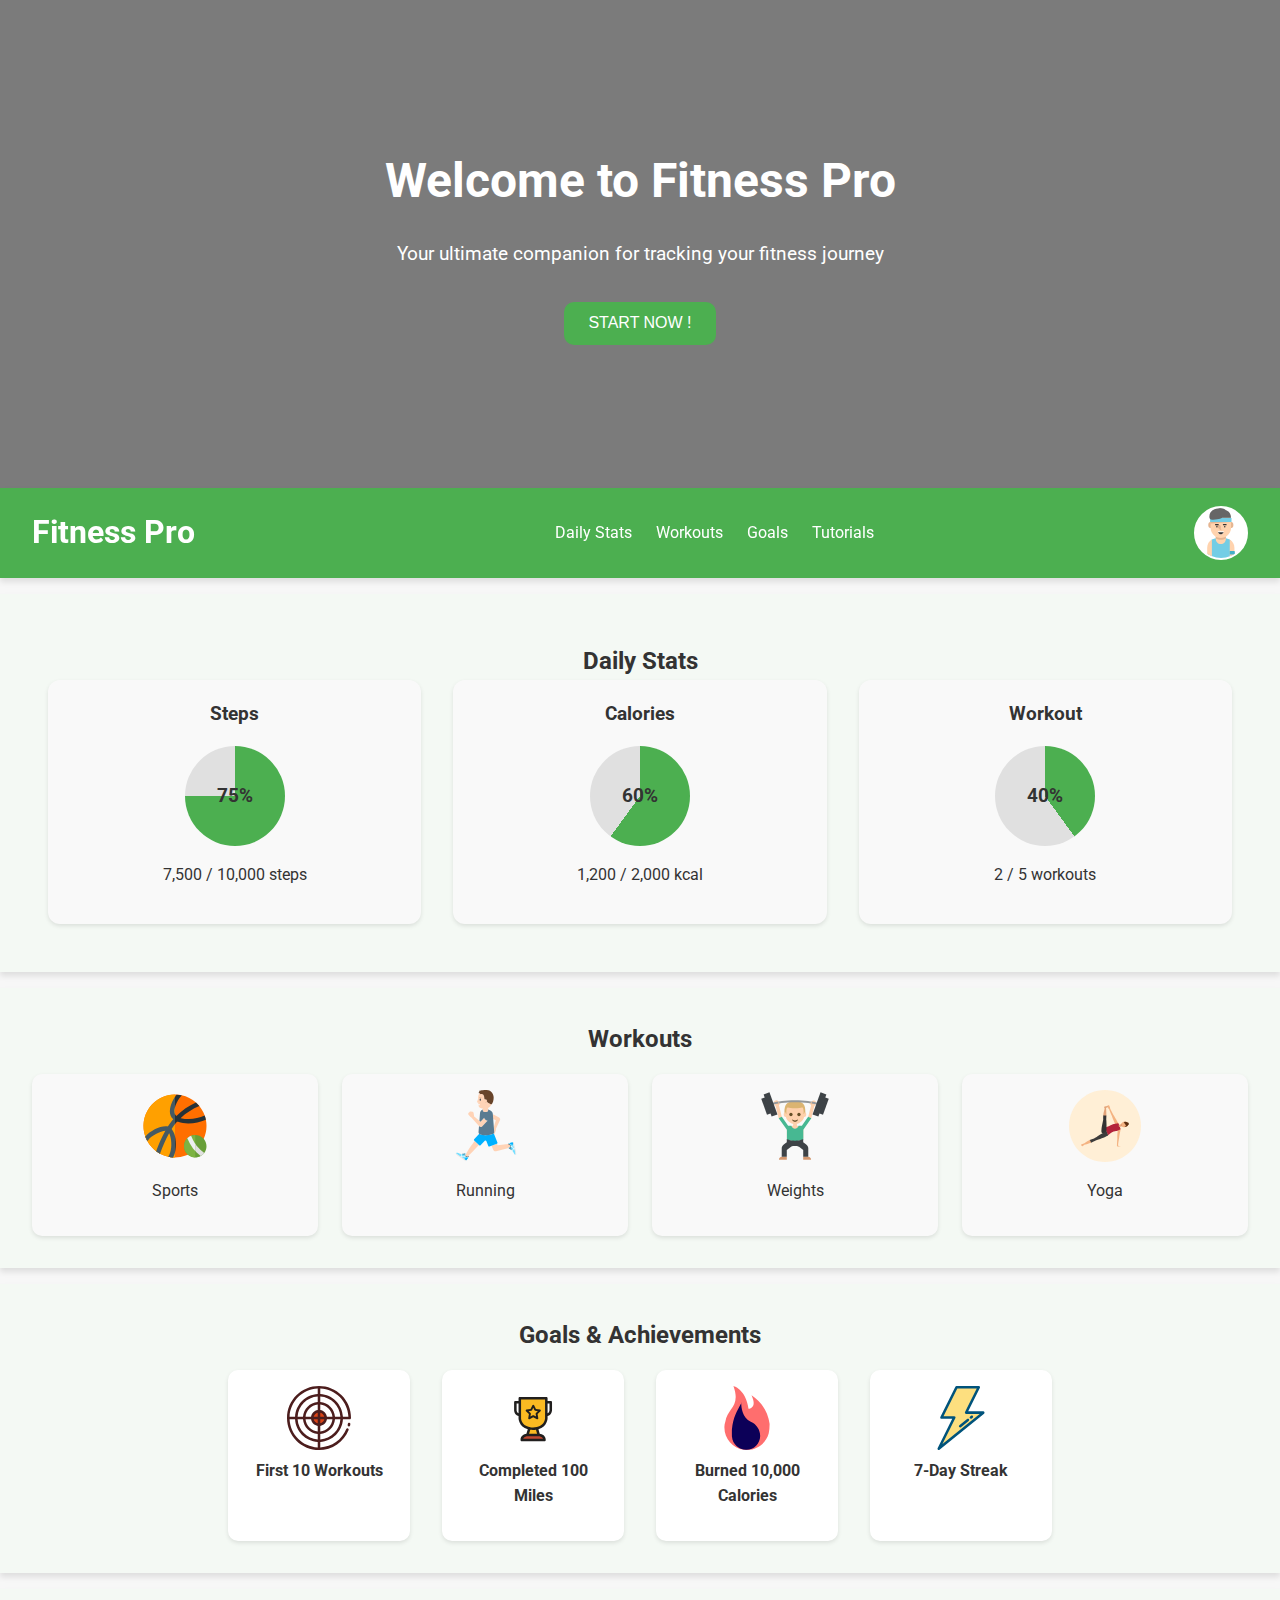
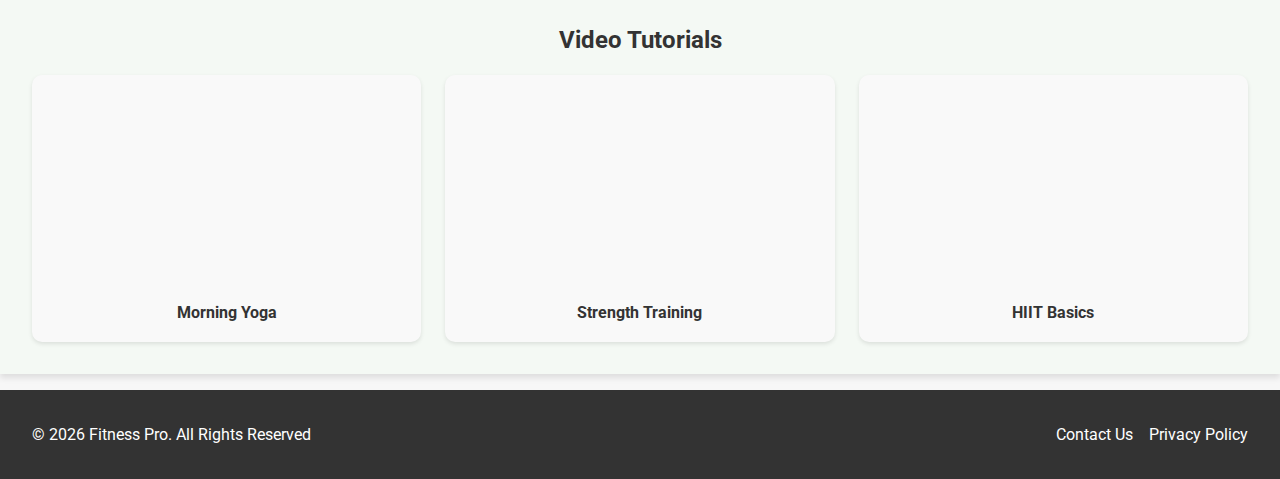
<file: fitnes-pro-website/index.html>
<!doctype html>
<html lang="en">
  <head>
    <meta charset="UTF-8" />
    <meta name="viewport" content="width=device-width, initial-scale=1.0" />
    <title>Fitness Dashboard</title>
    <link rel="stylesheet" href="styles.css" />
    <link
      href="https://fonts.googleapis.com/css2?family=Roboto:wght@400;500;700&display=swap"
      rel="stylesheet"
    />
  </head>
  <body>
    <section class="banner">
      <div class="banner-overlay"></div>
      <div class="banner-content">
        <h1>Welcome to Fitness Pro</h1>
        <p>Your ultimate companion for tracking your fitness journey</p>
        <button class="cta-button">START NOW !</button>
      </div>
    </section>
    <header class="app-header">
      <div class="app-header-content">
        <h1>Fitness Pro</h1>
        <nav class="nav-menu">
          <ul>
            <li><a href="#progress-overview">Daily Stats</a></li>
            <li><a href="#workouts">Workouts</a></li>
            <li><a href="#goals">Goals</a></li>
            <li><a href="#videos">Tutorials</a></li>
          </ul>
        </nav>
        <button
          class="hamburger-menu"
          aria-label="Toggle menu"
          aria-expanded="false"
        >
          &#9776;
        </button>
        <img class="profile-pic" src="./icons/fitness.svg" alt="User Profile" />
      </div>
    </header>
    <section class="progress-overview" id="progress-overview">
      <h2>Daily Stats</h2>
      <div class="progress-overview-content">
        <div class="progress-card">
          <h3>Steps</h3>
          <div
            class="progress-circle"
            data-progress="75"
            style="--progress: 75%"
          ></div>
          <p>7,500 / 10,000 steps</p>
        </div>
        <div class="progress-card">
          <h3>Calories</h3>
          <div
            class="progress-circle"
            data-progress="60"
            style="--progress: 60%"
          ></div>
          <p>1,200 / 2,000 kcal</p>
        </div>
        <div class="progress-card">
          <h3>Workout</h3>
          <div
            class="progress-circle"
            data-progress="40"
            style="--progress: 40%"
          ></div>
          <p>2 / 5 workouts</p>
        </div>
      </div>
    </section>
    <section class="workout-tracker" id="workouts">
      <h2>Workouts</h2>
      <div class="workout-grid">
        <div class="workout-card completed">
          <div class="img-container">
            <img src="./icons/sports.svg" alt="Sports" />
          </div>
          <p>Sports</p>
        </div>
        <div class="workout-card upcoming">
          <div class="img-container">
            <img src="./icons/running.svg" alt="Running" />
          </div>
          <p>Running</p>
        </div>
        <div class="workout-card missed">
          <div class="img-container">
            <img
              src="./icons/person-lifting-weights.svg"
              alt="Weight training"
            />
          </div>
          <p>Weights</p>
        </div>
        <div class="workout-card missed">
          <div class="img-container">
            <img src="./icons/yoga.svg" alt="Yoga" />
          </div>
          <p>Yoga</p>
        </div>
      </div>
    </section>
    <section class="goals-achievements" id="goals">
      <h2>Goals & Achievements</h2>
      <div class="badge-container">
        <div class="badge">
          <div class="img-container">
            <img src="./icons/target-objective.svg" alt="Objective badge"/>
          </div>
          <p>First 10 Workouts</p>
        </div>
        <div class="badge">
          <div class="img-container">
            <img src="./icons/trophy.svg" alt="Trophy badge" />
          </div>
          <p>Completed 100 Miles</p>
        </div>
        <div class="badge">
          <div class="img-container">
            <img src="./icons/flame.svg" alt="Calories badge" />
          </div>
          <p>Burned 10,000 Calories</p>
        </div>
        <div class="badge">
          <div class="img-container">
            <img src="./icons/bolt-thunder.svg" alt="Streak badge" />
          </div>
          <p>7-Day Streak</p>
        </div>
      </div>
    </section>
    <section class="video-tutorials" id="videos">
      <h2>Video Tutorials</h2>
      <div class="video-list">
        <div class="video-card">
          <iframe src="https://www.youtube.com/embed/v7AYKMP6rOE" title="Morning Yoga tutorial"></iframe>
          <h4>Morning Yoga</h4>
        </div>
        <div class="video-card">
          <iframe src="https://www.youtube.com/embed/U0bhE67HuDY" title="Strength training tutorial"></iframe>
          <h4>Strength Training</h4>
        </div>
        <div class="video-card">
          <iframe src="https://www.youtube.com/embed/ml6cT4AZdqI" title="Full body HIIT tutorial"></iframe>
          <h4>HIIT Basics</h4>
        </div>
      </div>
    </section>
    <footer class="app-footer">
      <div class="app-footer-content">
        <p>&copy; 2026 Fitness Pro. All Rights Reserved</p>
        <div class="links">
          <a href="#contact">Contact Us</a>
          <a href="#privacy">Privacy Policy</a>
        </div>
      </div>
    </footer>
    <script>
      const btn = document.querySelector(".hamburger-menu");
      const menu = document.querySelector(".nav-menu ul");
      btn.addEventListener("click", () => {
        menu.classList.toggle("show");
        btn.setAttribute("aria-expanded", menu.classList.contains("show"));
      });
      document.querySelectorAll(".nav-menu a").forEach((link) => {
        link.addEventListener("click", () => {
          menu.classList.remove("show");
          btn.setAttribute("aria-expanded", "false");
        });
      });
    </script>
  </body>
</html>
</file>
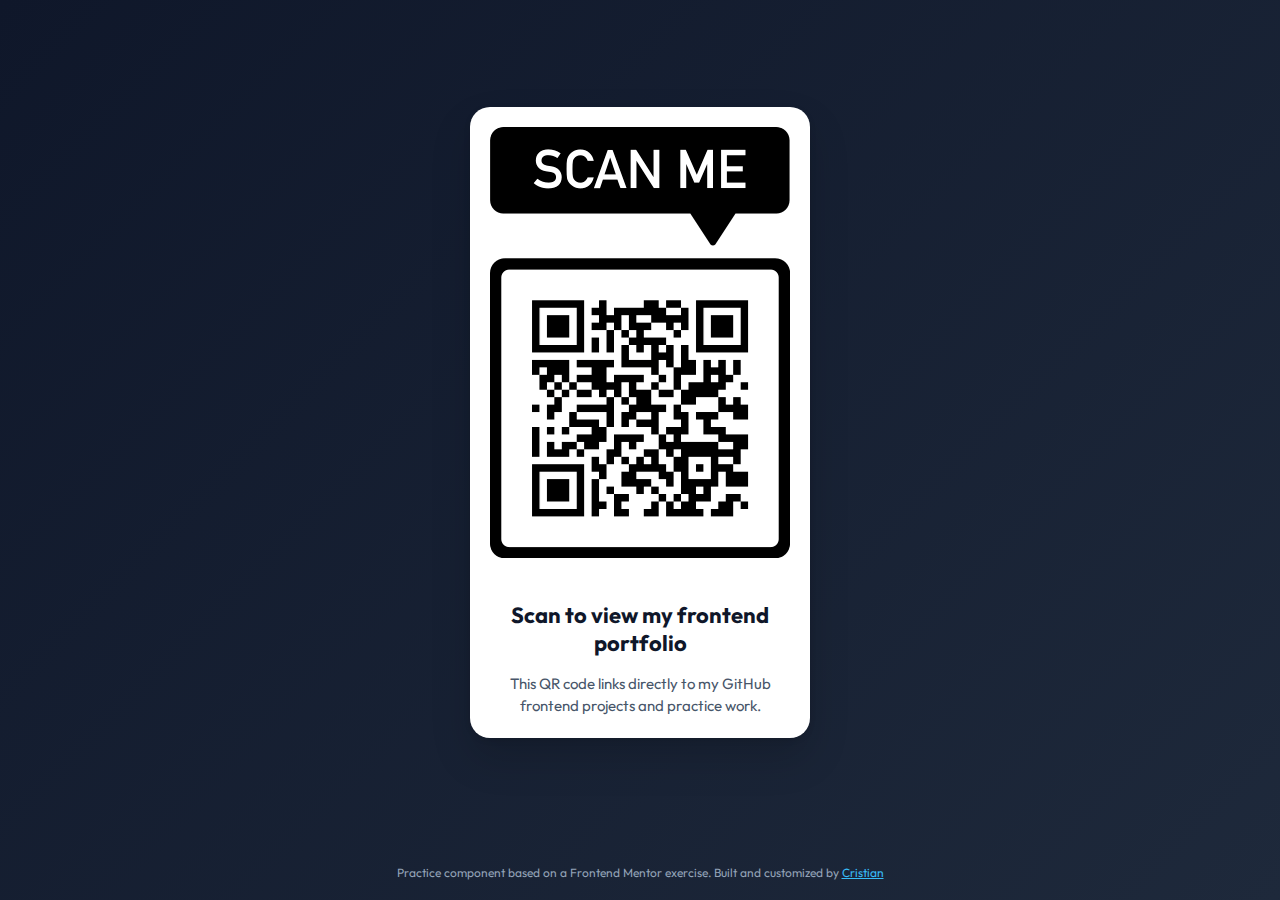
<file: qr-code-component-main/index.html>
<!doctype html>
<html lang="en">
  <head>
    <meta charset="UTF-8" />
    <meta name="viewport" content="width=device-width, initial-scale=1.0" />

    <title>QR Portfolio Card</title>

    <link rel="preconnect" href="https://fonts.googleapis.com" />
    <link rel="preconnect" href="https://fonts.gstatic.com" crossorigin />
    <link
      href="https://fonts.googleapis.com/css2?family=Outfit:wght@100..900&display=swap"
      rel="stylesheet"
    />

    <link rel="stylesheet" href="index.css" />
  </head>

  <body>
    <main class="page">
      <article class="card">
        <img
          src="./images/frame.png"
          alt="QR code linking to my GitHub portfolio"
        />

        <h1>Scan to view my frontend portfolio</h1>

        <p>
          This QR code links directly to my GitHub frontend projects and
          practice work.
        </p>
      </article>
    </main>

    <footer class="attribution">
      Practice component based on a Frontend Mentor exercise. Built and
      customized by
      <a href="https://github.com/Criistiian7" target="_blank" rel="noopener"
        >Cristian</a
      >
    </footer>
  </body>
</html>
</file>
<file: fitnes-pro-website/styles.css>
/* ========================= BASE / RESET ========================= */
html {
  scroll-behavior: smooth;
}
body {
  margin: 0;
  font-family: "Roboto", sans-serif;
  line-height: 1.6;
  background: #f7f7f7;
  color: #333;
}
h1,
h2,
h3,
h4 {
  margin: 0;
}
a {
  text-decoration: none;
  color: #333;
}
a:hover {
  color: blue;
}
a:focus,
button:focus {
  outline: 3px solid #4caf50;
  outline-offset: 2px;
}
img {
  display: block;
} /* ========================= LAYOUT CONTAINERS ========================= */
.container {
  max-width: 1200px;
  margin: 0 auto;
}
.main-content {
  max-width: 1600px;
  margin: 0 auto;
} /* ========================= BANNER ========================= */
.banner {
  background-image: url("https://images.unsplash.com/photo-1550345332-09e3ac987658?q=80&w=1600");
  background-size: cover;
  background-position: center;
  background-repeat: no-repeat;
  display: flex;
  justify-content: center;
  align-items: center;
  min-height: 40vh;
  padding: 4rem 2rem;
  text-align: center;
  color: white;
  position: relative;
}
.banner-overlay {
  position: absolute;
  inset: 0;
  background: rgba(0, 0, 0, 0.5);
  z-index: 1;
}
.banner-content {
  position: relative;
  z-index: 2;
  max-width: 900px;
}
.banner h1 {
  font-size: 3rem;
  margin-bottom: 1rem;
}
.banner p {
  font-size: 1.2rem;
  margin-bottom: 2rem;
}
.cta-button {
  padding: 0.8rem 1.5rem;
  background: #4caf50;
  border: none;
  border-radius: 10px;
  color: white;
  cursor: pointer;
  font-size: 1rem;
  transition:
    transform 0.15s ease,
    box-shadow 0.15s ease,
    background 0.2s;
}
.cta-button:hover {
  background: #45a049;
  transform: translateY(-2px);
  box-shadow: 0 6px 14px rgba(0, 0, 0, 0.2);
}

@media (max-width: 900px) {
  .progress-overview-content {
    grid-template-columns: repeat(2, 1fr);
  }
}

@media (max-width: 600px) {
  .progress-overview-content {
    grid-template-columns: 1fr;
  }
}

/* ========================= HEADER / NAV ========================= */

.app-header {
  padding: 1rem 2rem;
  background: #4caf50;
  color: white;
  position: sticky;
  top: 0;
  z-index: 1000;
  box-shadow: 0 4px 6px rgba(0, 0, 0, 0.1);
}
.app-header-content {
  max-width: 1600px;
  margin: 0 auto;
  display: flex;
  align-items: center;
  justify-content: space-between;
}
.app-header a {
  color: white;
}
.app-header a:hover {
  color: #e8ffe8;
}
.nav-menu ul {
  list-style: none;
  display: flex;
  gap: 1.5rem;
}
.hamburger-menu {
  display: none;
  font-size: 1.8rem;
  background: none;
  border: none;
  color: white;
  cursor: pointer;
}
.profile-pic {
  background-color: white;
  width: 50px;
  height: 50px;
  border-radius: 50%;
  border: 2px solid white;
  object-fit: cover;
} /* mobile nav */
@media (max-width: 600px) {
  .hamburger-menu {
    display: block;
  }
  .nav-menu ul {
    display: none;
    flex-direction: column;
    background: #4caf50;
    position: absolute;
    top: 70px;
    left: 0;
    width: 100%;
    padding: 1rem;
  }
  .nav-menu ul.show {
    display: flex;
  }
} /* ========================= PROGRESS / STATS ========================= */
.progress-overview {
  background: #f4f9f4;
  padding: 3rem;
  margin-top: 1rem;
  box-shadow: 0 4px 6px rgba(0, 0, 0, 0.1);
  text-align: center;
}
.progress-overview-content {
  display: grid;
  grid-template-columns: repeat(3, 1fr);
  gap: 2rem;
  width: 100%;
}
.progress-card {
  text-align: center;
  padding: 1.25rem;
  background: #f9f9f9;
  border-radius: 12px;
  box-shadow: 0 2px 4px rgba(0, 0, 0, 0.1);
}
@media (max-width: 900px) {
  .progress-overview-content {
    grid-template-columns: 1fr;
  }
} /* circle */
.progress-circle {
  width: 100px;
  height: 100px;
  margin: 1rem auto;
  border-radius: 50%;
  background: conic-gradient(#4caf50 var(--progress), #e0e0e0 0);
  display: flex;
  align-items: center;
  justify-content: center;
  position: relative;
}
.progress-circle::before {
  content: attr(data-progress) "%";
  font-weight: bold;
  font-size: 1.2rem;
  position: absolute;
} /* ========================= WORKOUTS GRID ========================= */
.workout-tracker {
  text-align: center;
  padding: 2rem;
  background: #f4f9f4;
  margin-top: 1rem;
  box-shadow: 0 4px 6px rgba(0, 0, 0, 0.1);
}
.workout-grid {
  margin-top: 1rem;
  display: grid;
  grid-template-columns: repeat(auto-fit, minmax(250px, 1fr));
  gap: 1.5rem;
}
.workout-card {
  padding: 1rem;
  background: #f9f9f9;
  border-radius: 10px;
  box-shadow: 0 2px 4px rgba(0, 0, 0, 0.1);
}
.workout-card img {
  width: 72px;
  height: 72px;
  object-fit: contain;
  margin: 0 auto 0.5rem;
} /* ========================= BADGES ========================= */
.goals-achievements {
  padding: 2rem;
  background: #f4f9f4;
  text-align: center;
  margin-top: 1rem;
  box-shadow: 0 4px 6px rgba(0, 0, 0, 0.1);
}
.badge-container {
  margin-top: 1rem;
  display: flex;
  gap: 2rem;
  flex-wrap: wrap;
  justify-content: center;
}
.badge {
  max-width: 150px;
  flex: 1 1 150px;
  padding: 1rem;
  background: white;
  border-radius: 10px;
  box-shadow: 0 2px 4px rgba(0, 0, 0, 0.1);
  display: flex;
  flex-direction: column;
  align-items: center;
}
.badge img {
  width: 64px;
  height: 64px;
}
.badge p {
  margin-top: 0.5rem;
  font-weight: bold;
} /* ========================= VIDEOS ========================= */
.video-tutorials {
  text-align: center;
  padding: 2rem;
  background: #f4f9f4;
  margin-top: 1rem;
  box-shadow: 0 4px 6px rgba(0, 0, 0, 0.1);
}
.video-list {
  margin-top: 1rem;
  display: flex;
  flex-wrap: wrap;
  gap: 1.5rem;
}
.video-card {
  flex: 1 1 300px;
  padding: 1rem;
  background: #f9f9f9;
  border-radius: 10px;
  box-shadow: 0 2px 4px rgba(0, 0, 0, 0.1);
}
.video-card iframe {
  width: 100%;
  aspect-ratio: 16/9;
  border: none;
  border-radius: 8px;
} /* ========================= FOOTER ========================= */
.app-footer {
  background: #333;
  color: white;
  padding: 1rem 2rem;
  margin-top: 1rem;
}
.app-footer-content {
  max-width: 1600px;
  margin: 0 auto;
  display: flex;
  justify-content: space-between;
  align-items: center;
}
.app-footer-content .links {
  display: flex;
  gap: 1rem;
}
.app-footer-content a {
  color: white;
} /* ========================= HOVER POLISH ========================= */
.workout-card,
.badge,
.video-card,
.progress-card {
  transition:
    transform 0.2s ease,
    box-shadow 0.2s ease;
}
.workout-card:hover,
.badge:hover,
.video-card:hover,
.progress-card:hover {
  transform: translateY(-4px);
  box-shadow: 0 8px 18px rgba(0, 0, 0, 0.15);
}
</file>
<file: qr-code-component-main/index.css>
/* ===== RESET ===== */

* {
  box-sizing: border-box;
}

body {
  margin: 0;
  font-family: "Outfit", sans-serif;
  font-size: 15px;
  background: linear-gradient(135deg, #0f172a, #1e293b);
  min-height: 100vh;
  display: flex;
  flex-direction: column;
}

/* ===== LAYOUT ===== */

.page {
  flex: 1;
  display: flex;
  align-items: center;
  justify-content: center;
  padding: 20px;
}

/* ===== CARD ===== */

.card {
  background: #ffffff;
  border-radius: 20px;
  padding: 20px;
  max-width: 340px;
  text-align: center;

  box-shadow:
    0 20px 40px rgba(0, 0, 0, 0.15),
    0 2px 6px rgba(0, 0, 0, 0.1);

  transition:
    transform 0.2s ease,
    box-shadow 0.2s ease;
}

.card:hover {
  transform: translateY(-6px);
  box-shadow: 0 30px 40px rgba(0, 0, 0, 0.08);
}

.card img {
  width: 100%;
  border-radius: 12px;
  margin-bottom: 24px;
  border: none;
  background: white;
}

.card h1 {
  font-size: 22px;
  font-weight: 700;
  margin-bottom: 16px;
  color: #0f172a;
}

.card p {
  margin: 0;
  color: #475569;
  line-height: 1.5;
}

/* ===== FOOTER ===== */

.attribution {
  text-align: center;
  font-size: 12px;
  padding: 20px;
  color: #94a3b8;
}

.attribution a {
  color: #38bdf8;
}

.attribution a:hover {
  text-decoration: underline;
}

/* ===== RESPONSIVE ===== */

@media (max-width: 360px) {
  .card h1 {
    font-size: 18px;
  }
}

/* ===== DARK MODE ===== */

@media (prefers-color-scheme: dark) {
  .card {
    background: #ffffff;
    color: #032859;
  }

  .card h1 {
    color: #3388dd;
  }

  .card p {
    color: #314b92;
  }

  .card img {
    border-color: #1e293b;
    background: white;
  }
}
</file>
